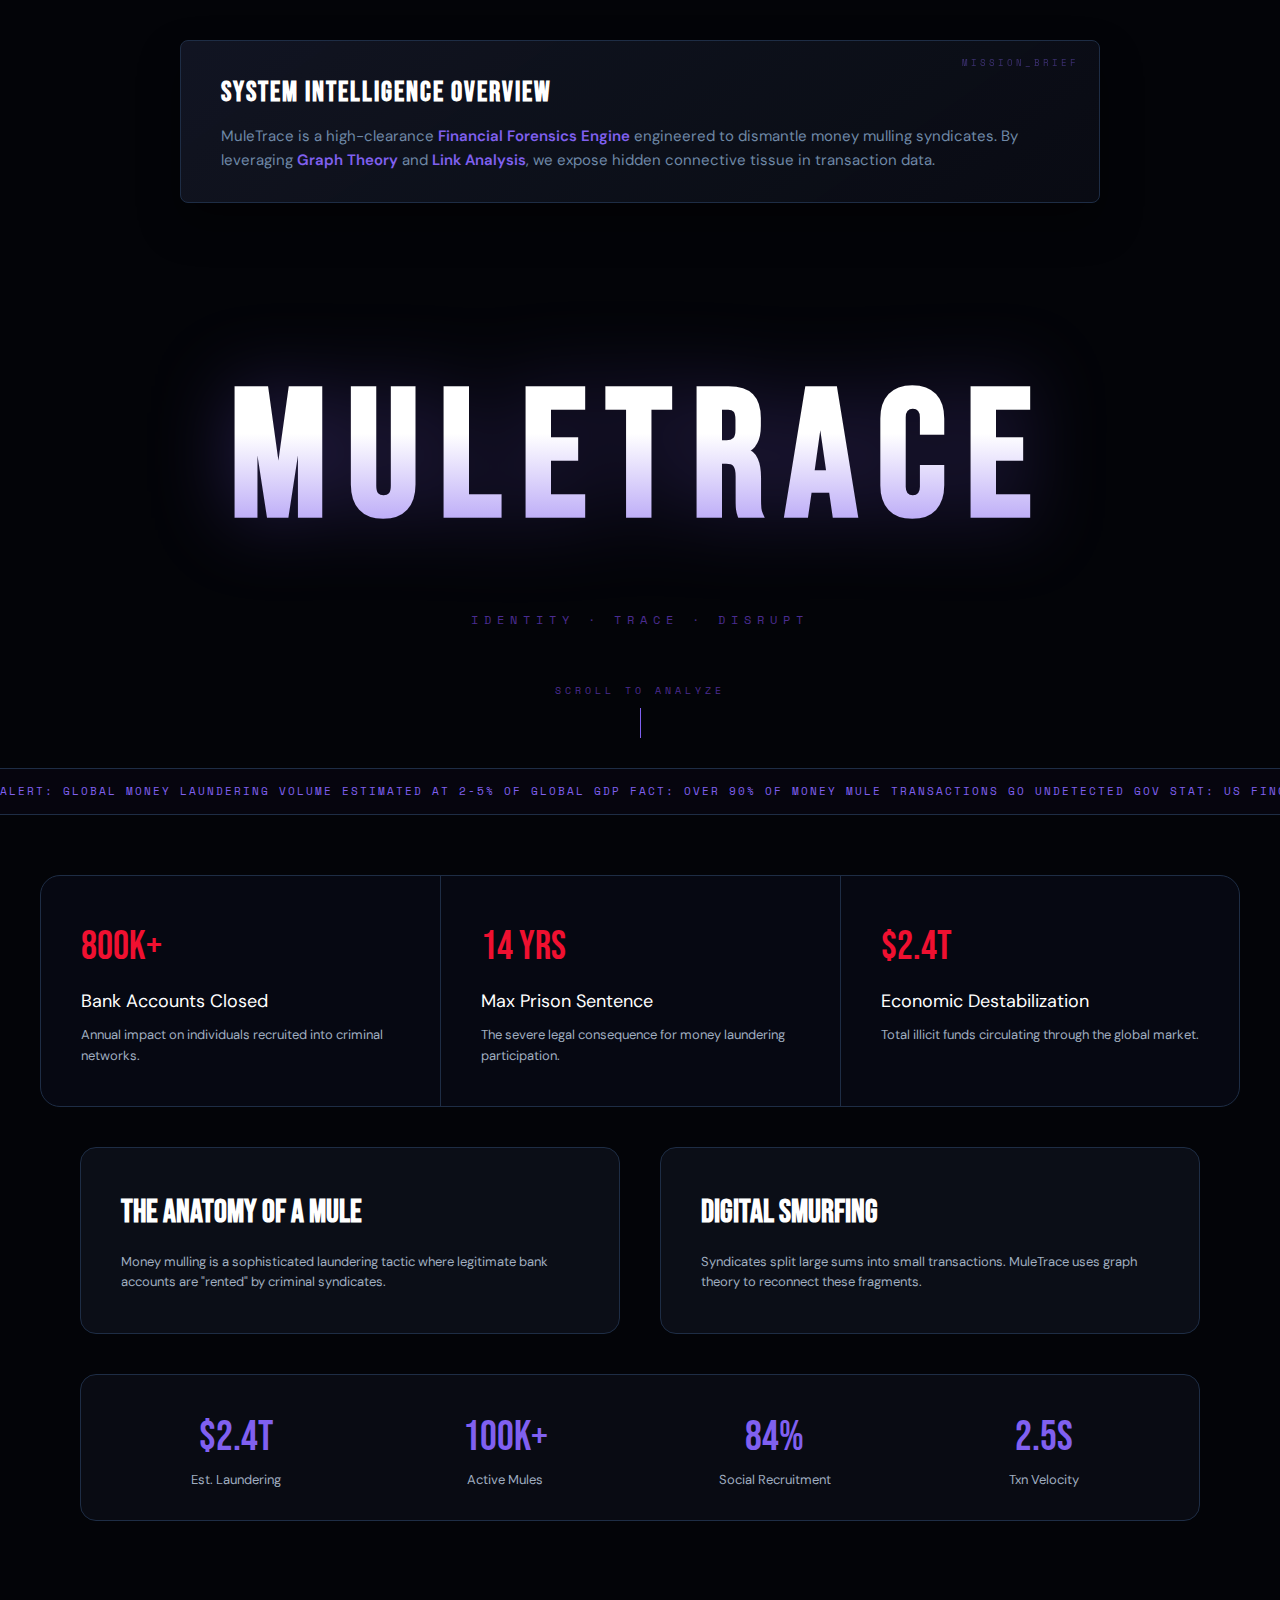
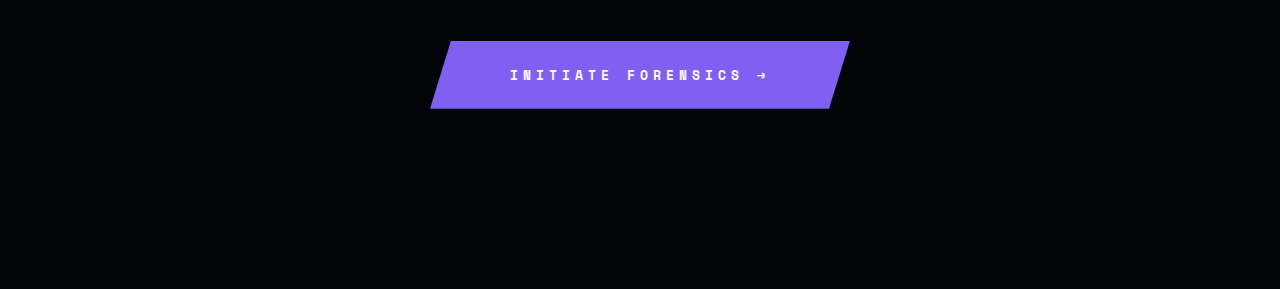
<file: index.html>
<!DOCTYPE html>
<html lang="en">
<head>
  <meta charset="UTF-8">
  <meta name="viewport" content="width=device-width, initial-scale=1.0">
  <title>MuleTrace — Elite Financial Intelligence</title>
  <link rel="stylesheet" href="style.css">
  <style>
    :root {
      --voltage-purple: #8060f0;
      --deep-obsidian: #030408;
    }

    body, html {
      margin: 0; padding: 0; background: var(--deep-obsidian);
      font-family: 'DM Sans', sans-serif; color: #a0aec0; overflow-x: hidden;
      scroll-behavior: smooth;
    }

    /* ── 1. Compact Manifesto Card ── */
    .manifesto-container {
      padding: 40px 40px 0; max-width: 1000px; margin: 0 auto;
    }
    .manifesto-card {
      background: linear-gradient(145deg, rgba(20, 24, 40, 0.8) 0%, rgba(10, 12, 20, 0.9) 100%);
      border: 1px solid #1e2d45; border-radius: 8px; 
      padding: 30px 40px; position: relative; overflow: hidden;
      box-shadow: 0 20px 40px rgba(0,0,0,0.4);
    }
    .manifesto-card::before {
      content: 'MISSION_BRIEF'; position: absolute; top: 15px; right: 20px;
      font-family: 'Space Mono', monospace; font-size: 9px; color: var(--voltage-purple);
      letter-spacing: 3px; opacity: 0.4;
    }
    .manifesto-content h2 {
      font-family: 'Bebas Neue', sans-serif; font-size: 28px; color: #fff;
      letter-spacing: 2px; margin: 0 0 10px 0;
    }
    .manifesto-content p { font-size: 15px; line-height: 1.6; color: #6e88a6; margin: 0; }
    .manifesto-content span { color: var(--voltage-purple); font-weight: 600; }

    /* ── 2. Elevated Hero Section ── */
    .hero-section {
      height: 65vh; display: flex; flex-direction: column;
      align-items: center; justify-content: center; position: relative;
      margin-top: -20px;
    }
    .brand-title {
      font-family: 'Bebas Neue', sans-serif; font-size: clamp(80px, 15vw, 180px);
      letter-spacing: 20px; margin: 0;
      background: linear-gradient(to bottom, #fff 40%, var(--voltage-purple) 100%);
      -webkit-background-clip: text; -webkit-text-fill-color: transparent;
      filter: drop-shadow(0 0 40px rgba(128, 96, 240, 0.3));
    }

    /* ── 3. Scroll Hint ── */
    .scroll-hint {
      position: absolute; bottom: 20px; left: 50%; transform: translateX(-50%);
      text-align: center; font-family: 'Space Mono', monospace; font-size: 10px;
      letter-spacing: 4px; color: #4b2c91; text-transform: uppercase;
    }
    .scroll-hint span {
      display: block; width: 1px; height: 30px; background: var(--voltage-purple);
      margin: 10px auto; animation: pulseLine 2s infinite;
    }
    @keyframes pulseLine { 0% { height: 0; opacity: 0; } 50% { height: 30px; opacity: 1; } 100% { height: 30px; opacity: 0; } }

    /* ── 4. Loading Overlay (Hidden by default) ── */
    #loaderOverlay {
      position: fixed; inset: 0; background: var(--deep-obsidian);
      display: none; align-items: center; justify-content: center;
      z-index: 9999; flex-direction: column; gap: 20px;
    }
    .loading-circle {
      width: 60px; height: 60px;
      border: 2px solid rgba(128, 96, 240, 0.1);
      border-top: 2px solid var(--voltage-purple);
      border-radius: 50%;
      animation: spin 1s cubic-bezier(0.4, 0, 0.2, 1) infinite;
      position: relative;
    }
    .loading-circle::after {
      content: ''; position: absolute; inset: 15px;
      background: var(--voltage-purple); border-radius: 50%;
      animation: pulseCore 1.5s ease-in-out infinite;
    }
    @keyframes spin { 0% { transform: rotate(0deg); } 100% { transform: rotate(360deg); } }
    @keyframes pulseCore { 0%, 100% { opacity: 0.3; transform: scale(0.8); } 50% { opacity: 1; transform: scale(1.1); } }

    /* ── 5. Impact Carousel & Stats (Preserved) ── */
    .impact-carousel { max-width: 1200px; margin: 40px auto; overflow: hidden; background: #060812; border: 1px solid #1e2d45; border-radius: 20px; }
    .impact-track { display: flex; animation: carouselSlide 20s infinite linear; width: calc(400px * 8); }
    .impact-item { width: 400px; padding: 40px; flex-shrink: 0; border-right: 1px solid #1e2d45; }
    .impact-num { font-family: 'Bebas Neue', sans-serif; font-size: 40px; color: #f01030; }
    .impact-label { color: #fff; font-size: 18px; margin: 10px 0; }
    @keyframes carouselSlide { 0% { transform: translateX(0); } 100% { transform: translateX(calc(-400px * 4)); } }

    .marquee-container { width: 100%; background: rgba(75, 44, 145, 0.05); border-top: 1px solid #1e2d45; border-bottom: 1px solid #1e2d45; padding: 12px 0; overflow: hidden; white-space: nowrap; margin-bottom: 60px; }
    .marquee-track { display: inline-block; animation: scroll 40s linear infinite; font-family: 'Space Mono', monospace; font-size: 11px; letter-spacing: 2px; color: var(--voltage-purple); }
    @keyframes scroll { from { transform: translateX(0); } to { transform: translateX(-50%); } }

    .info-container { max-width: 1200px; margin: 0 auto 100px; padding: 0 40px; display: grid; grid-template-columns: 1fr 1fr; gap: 40px; }
    .info-card { background: #0b0e17; border: 1px solid #1e2d45; padding: 40px; border-radius: 16px; transition: 0.5s; cursor: default; }
    .info-card:hover { transform: translateY(-10px); border-color: var(--voltage-purple); }
    .info-card h3 { font-family: 'Bebas Neue', sans-serif; font-size: 32px; color: #fff; margin: 0 0 15px; }
    
    .stats-bar-landing { grid-column: 1 / -1; display: grid; grid-template-columns: repeat(4, 1fr); gap: 20px; background: rgba(11, 14, 23, 0.8); padding: 30px; border-radius: 16px; border: 1px solid #1e2d45; }
    .stat-fact { text-align: center; }
    .stat-fact-val { display: block; font-family: 'Bebas Neue', sans-serif; font-size: 42px; color: var(--voltage-purple); }
    
    .initialize-box { grid-column: 1 / -1; text-align: center; padding: 80px 0; }
    .enter-btn { background: var(--voltage-purple); color: #fff; padding: 24px 80px; border: none; font-family: 'Space Mono', monospace; font-weight: 700; letter-spacing: 5px; cursor: pointer; transition: 0.4s; clip-path: polygon(5% 0%, 100% 0%, 95% 100%, 0% 100%); }
    .enter-btn:hover { background: #fff; color: #4b2c91; box-shadow: 0 0 50px rgba(128, 96, 240, 0.4); }
  </style>
</head>
<body>

  <div id="loaderOverlay">
    <div class="loading-circle"></div>
    <div style="font-family: 'Space Mono', monospace; font-size: 10px; letter-spacing: 3px; color: var(--voltage-purple);">AUTHORIZING TERMINAL</div>
  </div>

  <div class="manifesto-container">
    <div class="manifesto-card">
      <div class="manifesto-content">
        <h2>System Intelligence Overview</h2>
        <p>MuleTrace is a high-clearance <span>Financial Forensics Engine</span> engineered to dismantle money mulling syndicates. By leveraging <span>Graph Theory</span> and <span>Link Analysis</span>, we expose hidden connective tissue in transaction data.</p>
      </div>
    </div>
  </div>

  <div class="hero-section">
    <h1 class="brand-title">MULETRACE</h1>
    <p style="font-family: 'Space Mono', monospace; letter-spacing: 6px; font-size: 12px; color: #4b2c91; margin-top: 10px;">IDENTITY · TRACE · DISRUPT</p>
    <div class="scroll-hint">SCROLL TO ANALYZE<span></span></div>
  </div>

  <div class="marquee-container">
    <div class="marquee-track">
      <span class="marquee-item"><span>ALERT:</span> GLOBAL MONEY LAUNDERING VOLUME ESTIMATED AT 2-5% OF GLOBAL GDP</span>
      <span class="marquee-item"><span>FACT:</span> OVER 90% OF MONEY MULE TRANSACTIONS GO UNDETECTED</span>
      <span class="marquee-item"><span>GOV STAT:</span> US FINCEN REPORTS 400% INCREASE IN DIGITAL MULE RECRUITMENT</span>
      <span class="marquee-item"><span>ALERT:</span> SMURFING PATTERNS DETECTED IN 68% OF RECENT FRAUD RINGS</span>
    </div>
  </div>

  <div class="impact-carousel">
    <div class="impact-track">
      <div class="impact-item">
        <div class="impact-num">800K+</div>
        <div class="impact-label">Bank Accounts Closed</div>
        <p>Annual impact on individuals recruited into criminal networks.</p>
      </div>
      <div class="impact-item">
        <div class="impact-num">14 YRS</div>
        <div class="impact-label">Max Prison Sentence</div>
        <p>The severe legal consequence for money laundering participation.</p>
      </div>
      <div class="impact-item">
        <div class="impact-num">$2.4T</div>
        <div class="impact-label">Economic Destabilization</div>
        <p>Total illicit funds circulating through the global market.</p>
      </div>
      <div class="impact-item"><div class="impact-num">800K+</div><div class="impact-label">Bank Accounts Closed</div></div>
      <div class="impact-item"><div class="impact-num">14 YRS</div><div class="impact-label">Max Prison Sentence</div></div>
    </div>
  </div>

  <div class="info-container">
    <div class="info-card">
      <h3>The Anatomy of a Mule</h3>
      <p>Money mulling is a sophisticated laundering tactic where legitimate bank accounts are "rented" by criminal syndicates.</p>
    </div>
    <div class="info-card">
      <h3>Digital Smurfing</h3>
      <p>Syndicates split large sums into small transactions. MuleTrace uses graph theory to reconnect these fragments.</p>
    </div>

    <div class="stats-bar-landing">
      <div class="stat-fact"><span class="stat-fact-val">$2.4T</span><span class="stat-fact-label">Est. Laundering</span></div>
      <div class="stat-fact"><span class="stat-fact-val">100k+</span><span class="stat-fact-label">Active Mules</span></div>
      <div class="stat-fact"><span class="stat-fact-val">84%</span><span class="stat-fact-label">Social Recruitment</span></div>
      <div class="stat-fact"><span class="stat-fact-val">2.5s</span><span class="stat-fact-label">Txn Velocity</span></div>
    </div>

    <div class="initialize-box">
      <button class="enter-btn" onclick="startEngine()">INITIATE FORENSICS →</button>
    </div>
  </div>

  <script>
    function startEngine() {
      // 1. Show the loader overlay
      document.getElementById('loaderOverlay').style.display = 'flex';
      
      // 2. Short artificial delay for a "secure handshake" feel
      setTimeout(() => {
        window.location.href = 'landing.html';
      }, 2000); 
    }
  </script>
</body>
</html>
</file>
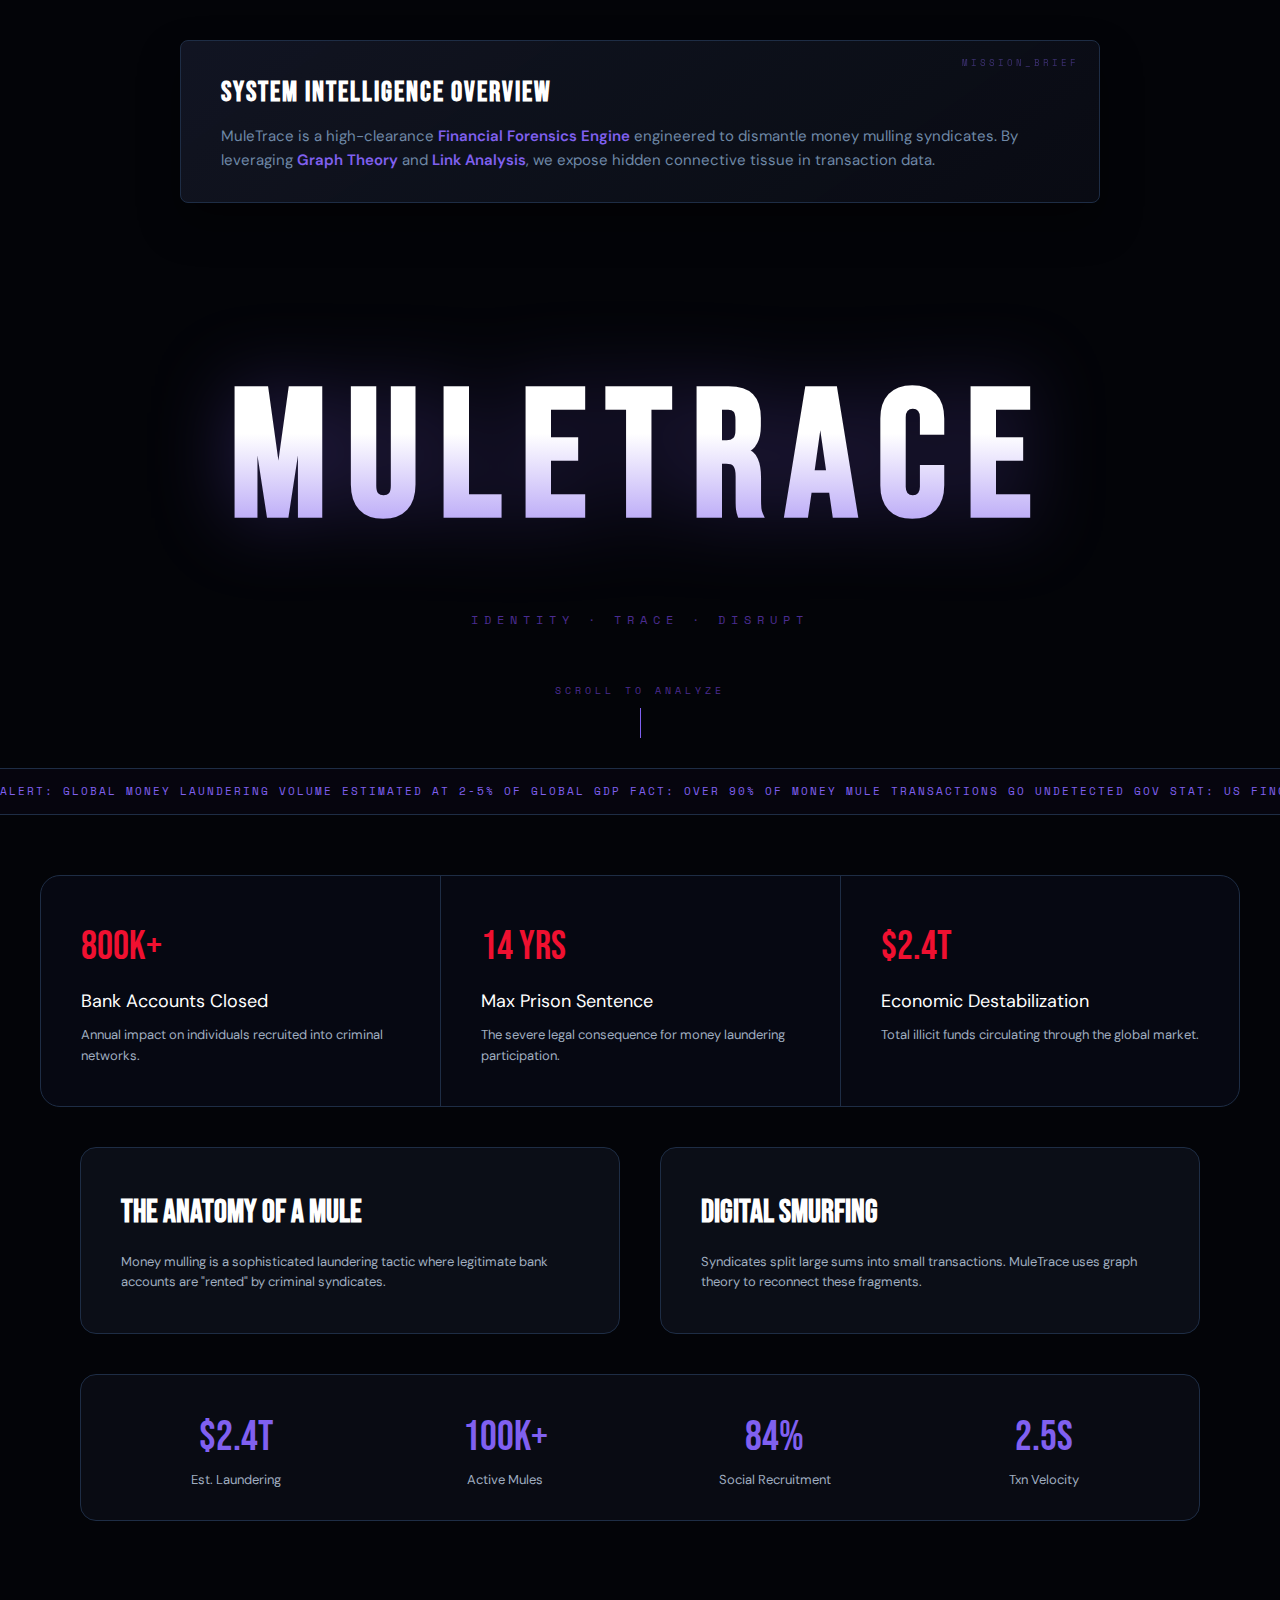
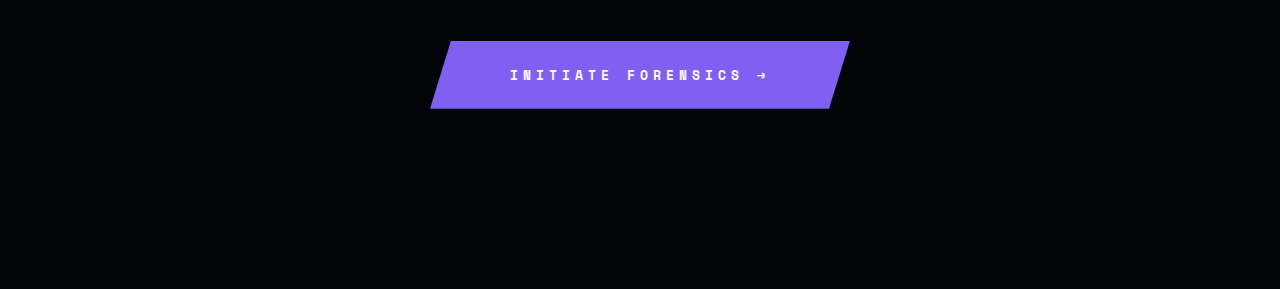
<file: landing.html>
<!DOCTYPE html>
<html lang="en">
<head>
  <meta charset="UTF-8">
  <meta name="viewport" content="width=device-width, initial-scale=1.0">
  <title>MuleTrace — Elite Financial Intelligence</title>
  <link rel="stylesheet" href="style.css">
  <style>
    :root {
      --voltage-purple: #8060f0;
      --deep-obsidian: #030408;
    }

    body, html {
      margin: 0; padding: 0; background: var(--deep-obsidian);
      font-family: 'DM Sans', sans-serif; color: #a0aec0; overflow-x: hidden;
      scroll-behavior: smooth;
    }

    /* ── 1. Compact Manifesto Card ── */
    .manifesto-container {
      padding: 40px 40px 0; max-width: 1000px; margin: 0 auto;
    }
    .manifesto-card {
      background: linear-gradient(145deg, rgba(20, 24, 40, 0.8) 0%, rgba(10, 12, 20, 0.9) 100%);
      border: 1px solid #1e2d45; border-radius: 8px; 
      padding: 30px 40px; position: relative; overflow: hidden;
      box-shadow: 0 20px 40px rgba(0,0,0,0.4);
    }
    .manifesto-card::before {
      content: 'MISSION_BRIEF'; position: absolute; top: 15px; right: 20px;
      font-family: 'Space Mono', monospace; font-size: 9px; color: var(--voltage-purple);
      letter-spacing: 3px; opacity: 0.4;
    }
    .manifesto-content h2 {
      font-family: 'Bebas Neue', sans-serif; font-size: 28px; color: #fff;
      letter-spacing: 2px; margin: 0 0 10px 0;
    }
    .manifesto-content p { font-size: 15px; line-height: 1.6; color: #6e88a6; margin: 0; }
    .manifesto-content span { color: var(--voltage-purple); font-weight: 600; }

    /* ── 2. Elevated Hero Section ── */
    .hero-section {
      height: 65vh; display: flex; flex-direction: column;
      align-items: center; justify-content: center; position: relative;
      margin-top: -20px;
    }
    .brand-title {
      font-family: 'Bebas Neue', sans-serif; font-size: clamp(80px, 15vw, 180px);
      letter-spacing: 20px; margin: 0;
      background: linear-gradient(to bottom, #fff 40%, var(--voltage-purple) 100%);
      -webkit-background-clip: text; -webkit-text-fill-color: transparent;
      filter: drop-shadow(0 0 40px rgba(128, 96, 240, 0.3));
    }

    /* ── 3. Scroll Hint ── */
    .scroll-hint {
      position: absolute; bottom: 20px; left: 50%; transform: translateX(-50%);
      text-align: center; font-family: 'Space Mono', monospace; font-size: 10px;
      letter-spacing: 4px; color: #4b2c91; text-transform: uppercase;
    }
    .scroll-hint span {
      display: block; width: 1px; height: 30px; background: var(--voltage-purple);
      margin: 10px auto; animation: pulseLine 2s infinite;
    }
    @keyframes pulseLine { 0% { height: 0; opacity: 0; } 50% { height: 30px; opacity: 1; } 100% { height: 30px; opacity: 0; } }

    /* ── 4. Loading Overlay (Hidden by default) ── */
    #loaderOverlay {
      position: fixed; inset: 0; background: var(--deep-obsidian);
      display: none; align-items: center; justify-content: center;
      z-index: 9999; flex-direction: column; gap: 20px;
    }
    .loading-circle {
      width: 60px; height: 60px;
      border: 2px solid rgba(128, 96, 240, 0.1);
      border-top: 2px solid var(--voltage-purple);
      border-radius: 50%;
      animation: spin 1s cubic-bezier(0.4, 0, 0.2, 1) infinite;
      position: relative;
    }
    .loading-circle::after {
      content: ''; position: absolute; inset: 15px;
      background: var(--voltage-purple); border-radius: 50%;
      animation: pulseCore 1.5s ease-in-out infinite;
    }
    @keyframes spin { 0% { transform: rotate(0deg); } 100% { transform: rotate(360deg); } }
    @keyframes pulseCore { 0%, 100% { opacity: 0.3; transform: scale(0.8); } 50% { opacity: 1; transform: scale(1.1); } }

    /* ── 5. Impact Carousel & Stats (Preserved) ── */
    .impact-carousel { max-width: 1200px; margin: 40px auto; overflow: hidden; background: #060812; border: 1px solid #1e2d45; border-radius: 20px; }
    .impact-track { display: flex; animation: carouselSlide 20s infinite linear; width: calc(400px * 8); }
    .impact-item { width: 400px; padding: 40px; flex-shrink: 0; border-right: 1px solid #1e2d45; }
    .impact-num { font-family: 'Bebas Neue', sans-serif; font-size: 40px; color: #f01030; }
    .impact-label { color: #fff; font-size: 18px; margin: 10px 0; }
    @keyframes carouselSlide { 0% { transform: translateX(0); } 100% { transform: translateX(calc(-400px * 4)); } }

    .marquee-container { width: 100%; background: rgba(75, 44, 145, 0.05); border-top: 1px solid #1e2d45; border-bottom: 1px solid #1e2d45; padding: 12px 0; overflow: hidden; white-space: nowrap; margin-bottom: 60px; }
    .marquee-track { display: inline-block; animation: scroll 40s linear infinite; font-family: 'Space Mono', monospace; font-size: 11px; letter-spacing: 2px; color: var(--voltage-purple); }
    @keyframes scroll { from { transform: translateX(0); } to { transform: translateX(-50%); } }

    .info-container { max-width: 1200px; margin: 0 auto 100px; padding: 0 40px; display: grid; grid-template-columns: 1fr 1fr; gap: 40px; }
    .info-card { background: #0b0e17; border: 1px solid #1e2d45; padding: 40px; border-radius: 16px; transition: 0.5s; cursor: default; }
    .info-card:hover { transform: translateY(-10px); border-color: var(--voltage-purple); }
    .info-card h3 { font-family: 'Bebas Neue', sans-serif; font-size: 32px; color: #fff; margin: 0 0 15px; }
    
    .stats-bar-landing { grid-column: 1 / -1; display: grid; grid-template-columns: repeat(4, 1fr); gap: 20px; background: rgba(11, 14, 23, 0.8); padding: 30px; border-radius: 16px; border: 1px solid #1e2d45; }
    .stat-fact { text-align: center; }
    .stat-fact-val { display: block; font-family: 'Bebas Neue', sans-serif; font-size: 42px; color: var(--voltage-purple); }
    
    .initialize-box { grid-column: 1 / -1; text-align: center; padding: 80px 0; }
    .enter-btn { background: var(--voltage-purple); color: #fff; padding: 24px 80px; border: none; font-family: 'Space Mono', monospace; font-weight: 700; letter-spacing: 5px; cursor: pointer; transition: 0.4s; clip-path: polygon(5% 0%, 100% 0%, 95% 100%, 0% 100%); }
    .enter-btn:hover { background: #fff; color: #4b2c91; box-shadow: 0 0 50px rgba(128, 96, 240, 0.4); }
  </style>
</head>
<body>

  <div id="loaderOverlay">
    <div class="loading-circle"></div>
    <div style="font-family: 'Space Mono', monospace; font-size: 10px; letter-spacing: 3px; color: var(--voltage-purple);">AUTHORIZING TERMINAL</div>
  </div>

  <div class="manifesto-container">
    <div class="manifesto-card">
      <div class="manifesto-content">
        <h2>System Intelligence Overview</h2>
        <p>MuleTrace is a high-clearance <span>Financial Forensics Engine</span> engineered to dismantle money mulling syndicates. By leveraging <span>Graph Theory</span> and <span>Link Analysis</span>, we expose hidden connective tissue in transaction data.</p>
      </div>
    </div>
  </div>

  <div class="hero-section">
    <h1 class="brand-title">MULETRACE</h1>
    <p style="font-family: 'Space Mono', monospace; letter-spacing: 6px; font-size: 12px; color: #4b2c91; margin-top: 10px;">IDENTITY · TRACE · DISRUPT</p>
    <div class="scroll-hint">SCROLL TO ANALYZE<span></span></div>
  </div>

  <div class="marquee-container">
    <div class="marquee-track">
      <span class="marquee-item"><span>ALERT:</span> GLOBAL MONEY LAUNDERING VOLUME ESTIMATED AT 2-5% OF GLOBAL GDP</span>
      <span class="marquee-item"><span>FACT:</span> OVER 90% OF MONEY MULE TRANSACTIONS GO UNDETECTED</span>
      <span class="marquee-item"><span>GOV STAT:</span> US FINCEN REPORTS 400% INCREASE IN DIGITAL MULE RECRUITMENT</span>
      <span class="marquee-item"><span>ALERT:</span> SMURFING PATTERNS DETECTED IN 68% OF RECENT FRAUD RINGS</span>
    </div>
  </div>

  <div class="impact-carousel">
    <div class="impact-track">
      <div class="impact-item">
        <div class="impact-num">800K+</div>
        <div class="impact-label">Bank Accounts Closed</div>
        <p>Annual impact on individuals recruited into criminal networks.</p>
      </div>
      <div class="impact-item">
        <div class="impact-num">14 YRS</div>
        <div class="impact-label">Max Prison Sentence</div>
        <p>The severe legal consequence for money laundering participation.</p>
      </div>
      <div class="impact-item">
        <div class="impact-num">$2.4T</div>
        <div class="impact-label">Economic Destabilization</div>
        <p>Total illicit funds circulating through the global market.</p>
      </div>
      <div class="impact-item"><div class="impact-num">800K+</div><div class="impact-label">Bank Accounts Closed</div></div>
      <div class="impact-item"><div class="impact-num">14 YRS</div><div class="impact-label">Max Prison Sentence</div></div>
    </div>
  </div>

  <div class="info-container">
    <div class="info-card">
      <h3>The Anatomy of a Mule</h3>
      <p>Money mulling is a sophisticated laundering tactic where legitimate bank accounts are "rented" by criminal syndicates.</p>
    </div>
    <div class="info-card">
      <h3>Digital Smurfing</h3>
      <p>Syndicates split large sums into small transactions. MuleTrace uses graph theory to reconnect these fragments.</p>
    </div>

    <div class="stats-bar-landing">
      <div class="stat-fact"><span class="stat-fact-val">$2.4T</span><span class="stat-fact-label">Est. Laundering</span></div>
      <div class="stat-fact"><span class="stat-fact-val">100k+</span><span class="stat-fact-label">Active Mules</span></div>
      <div class="stat-fact"><span class="stat-fact-val">84%</span><span class="stat-fact-label">Social Recruitment</span></div>
      <div class="stat-fact"><span class="stat-fact-val">2.5s</span><span class="stat-fact-label">Txn Velocity</span></div>
    </div>

    <div class="initialize-box">
      <button class="enter-btn" onclick="startEngine()">INITIATE FORENSICS →</button>
    </div>
  </div>

  <script>
    function startEngine() {
      // 1. Show the loader overlay
      document.getElementById('loaderOverlay').style.display = 'flex';
      
      // 2. Short artificial delay for a "secure handshake" feel
      setTimeout(() => {
        window.location.href = 'index.html';
      }, 2000); 
    }
  </script>
</body>
</html>
</file>
<file: style.css>
@import url('https://fonts.googleapis.com/css2?family=Space+Mono:ital,wght@0,400;0,700;1,400&family=Bebas+Neue&family=DM+Sans:wght@300;400;500;600&display=swap');

:root {
  --bg:      #03040a;
  --bg2:     #07091200;
  --bg3:     #0c1020;
  --bg4:     #111828;
  --border:  #162038;
  --border2: #1e2e4a;
  --border3: #2a4470;
  --text:    #eef5ff;
  --text2:   #7a9bc4;
  --text3:   #3a5272;
  --text4:   #1e3050;
  --accent:  #00eeff;
  --accent2: #0099cc;
  --accent3: rgba(0,238,255,.09);
  --danger:  #ff0844;
  --danger2: #cc0033;
  --warn:    #ffb300;
  --success: #00ffa3;
  --ring-color: #ff6020;
  --purple:  #a060ff;
  --pink:    #ff2080;
  --glow-accent: 0 0 24px rgba(0,238,255,.35), 0 0 80px rgba(0,238,255,.12);
  --glow-danger: 0 0 24px rgba(255,8,68,.4),  0 0 80px rgba(255,8,68,.12);
  --glow-ring:   0 0 24px rgba(255,96,32,.4),  0 0 80px rgba(255,96,32,.12);
  --font-mono: 'Space Mono', monospace;
  --font-ui:   'DM Sans', sans-serif;
  --font-disp: 'Bebas Neue', sans-serif;
  --radius:    3px;
  --radius2:   6px;
  --radius3:   10px;

  --fs-xs:   9px;
  --fs-sm:   11px;
  --fs-base: 13px;
  --fs-md:   15px;
  --fs-lg:   20px;
  --fs-xl:   28px;
  --fs-2xl:  36px;
  --fs-3xl:  48px;
  --fs-disp: 58px;
  --fs-hero: 72px;
}

*, *::before, *::after { box-sizing: border-box; margin: 0; padding: 0; }
html { scroll-behavior: smooth; }
body {
  background: var(--bg);
  color: var(--text);
  font-family: var(--font-ui);
  font-size: var(--fs-base);
  line-height: 1.55;
  min-height: 100vh;
  overflow-x: hidden;
}

/* ─── DYNAMIC BACKGROUND CANVAS ─────────────────────────────────────────────
   A full-screen <canvas id="bg-canvas"> must be added to the HTML body.
   It renders: animated particle network + pulsing blob fields.
   All CSS layers below sit on top of it.
────────────────────────────────────────────────────────────────────────────── */
#bg-canvas {
  position: fixed;
  inset: 0;
  width: 100%;
  height: 100%;
  z-index: 0;
  pointer-events: none;
}

/* ─── DYNAMIC GRADIENT BLOB LAYER ───────────────────────────────────────────
   Morphing colour blobs that breathe and shift over time.
────────────────────────────────────────────────────────────────────────────── */
.bg-blobs {
  position: fixed;
  inset: 0;
  z-index: 1;
  pointer-events: none;
  overflow: hidden;
}

.bg-blob {
  position: absolute;
  border-radius: 50%;
  filter: blur(90px);
  opacity: 0;
  animation: blobBreath var(--dur, 14s) ease-in-out var(--delay, 0s) infinite alternate;
  will-change: transform, opacity;
}

.bg-blob-1 {
  width: 700px; height: 700px;
  top: -15%; left: -10%;
  background: radial-gradient(circle, rgba(0,238,255,.18) 0%, rgba(0,153,204,.06) 60%, transparent 100%);
  --dur: 16s; --delay: 0s;
  animation-name: blobDrift1;
}
.bg-blob-2 {
  width: 550px; height: 550px;
  bottom: -10%; right: -8%;
  background: radial-gradient(circle, rgba(160,96,255,.16) 0%, rgba(120,60,200,.05) 60%, transparent 100%);
  --dur: 20s; --delay: -6s;
  animation-name: blobDrift2;
}
.bg-blob-3 {
  width: 420px; height: 420px;
  top: 35%; left: 55%;
  background: radial-gradient(circle, rgba(255,32,128,.12) 0%, rgba(200,20,80,.04) 60%, transparent 100%);
  --dur: 18s; --delay: -3s;
  animation-name: blobDrift3;
}
.bg-blob-4 {
  width: 300px; height: 300px;
  top: 10%; right: 20%;
  background: radial-gradient(circle, rgba(0,255,163,.09) 0%, transparent 70%);
  --dur: 22s; --delay: -9s;
  animation-name: blobDrift4;
}
.bg-blob-5 {
  width: 500px; height: 500px;
  bottom: 20%; left: 25%;
  background: radial-gradient(circle, rgba(255,96,32,.08) 0%, transparent 70%);
  --dur: 25s; --delay: -12s;
  animation-name: blobDrift5;
}

@keyframes blobDrift1 {
  0%   { opacity: .7; transform: translate(0px, 0px)    scale(1);    border-radius: 60% 40% 55% 45% / 50% 60% 40% 50%; }
  33%  { opacity: .9; transform: translate(60px, 40px)  scale(1.1);  border-radius: 40% 60% 45% 55% / 60% 40% 55% 45%; }
  66%  { opacity: .6; transform: translate(-30px, 80px) scale(.95);  border-radius: 55% 45% 60% 40% / 45% 55% 50% 50%; }
  100% { opacity: .8; transform: translate(20px, -40px) scale(1.05); border-radius: 50% 50% 40% 60% / 55% 45% 60% 40%; }
}
@keyframes blobDrift2 {
  0%   { opacity: .6; transform: translate(0px, 0px)     scale(1);    border-radius: 50% 50% 60% 40% / 40% 60% 50% 50%; }
  40%  { opacity: .8; transform: translate(-50px, -30px) scale(1.08); border-radius: 60% 40% 50% 50% / 55% 45% 60% 40%; }
  80%  { opacity: .5; transform: translate(30px, 60px)   scale(.92);  border-radius: 45% 55% 40% 60% / 60% 40% 45% 55%; }
  100% { opacity: .7; transform: translate(-10px, -20px) scale(1.03); border-radius: 55% 45% 55% 45% / 50% 50% 55% 45%; }
}
@keyframes blobDrift3 {
  0%   { opacity: .5; transform: translate(0px, 0px)    scale(1);    border-radius: 55% 45% 50% 50% / 50% 55% 45% 50%; }
  50%  { opacity: .7; transform: translate(40px, -50px) scale(1.12); border-radius: 45% 55% 60% 40% / 60% 40% 50% 50%; }
  100% { opacity: .4; transform: translate(-20px, 30px) scale(.9);   border-radius: 60% 40% 45% 55% / 45% 55% 55% 45%; }
}
@keyframes blobDrift4 {
  0%   { opacity: .5; transform: translate(0px, 0px)    scale(1);   }
  50%  { opacity: .8; transform: translate(-60px, 40px) scale(1.2); }
  100% { opacity: .4; transform: translate(40px, -60px) scale(.85); }
}
@keyframes blobDrift5 {
  0%   { opacity: .3; transform: translate(0px, 0px)    scale(1);    }
  60%  { opacity: .6; transform: translate(-40px, -40px) scale(1.15);}
  100% { opacity: .2; transform: translate(50px, 30px)  scale(.9);  }
}

/* Scanline overlay for CRT texture */
.bg-scan {
  position: fixed;
  inset: 0;
  z-index: 2;
  pointer-events: none;
  background: repeating-linear-gradient(
    0deg,
    transparent,
    transparent 2px,
    rgba(0,0,0,.04) 2px,
    rgba(0,0,0,.04) 4px
  );
  animation: scanPan 5s linear infinite;
}
@keyframes scanPan {
  0%   { background-position-y: 0; }
  100% { background-position-y: 40px; }
}

/* Vignette */
.bg-vignette {
  position: fixed;
  inset: 0;
  z-index: 3;
  pointer-events: none;
  background: radial-gradient(ellipse 80% 80% at 50% 50%, transparent 50%, rgba(3,4,10,.6) 100%);
}

/* Corner glow bleeds */
.mesh-glow {
  position: fixed;
  inset: 0;
  z-index: 4;
  pointer-events: none;
  background:
    radial-gradient(ellipse 30% 22% at 0% 0%,   rgba(0,238,255,.12)  0%, transparent 80%),
    radial-gradient(ellipse 30% 22% at 100% 100%, rgba(160,96,255,.12) 0%, transparent 80%),
    radial-gradient(ellipse 25% 18% at 100% 0%,  rgba(255,32,128,.09) 0%, transparent 80%);
  animation: glowShift 15s ease-in-out infinite alternate;
}
@keyframes glowShift {
  0%   { opacity: 1; }
  50%  { opacity: .6; }
  100% { opacity: 1; }
}

/* All content above background */
.site-header,
.app-main,
.site-footer { position: relative; z-index: 10; }

/* ─── LOGO COMPONENT ─────────────────────────────────────────────────────────
   Usage: <div class="brand-logo"> … </div>
   Drop this wherever you need a standalone logo in empty space.
   Also inlined into .logo-block inside the header.
────────────────────────────────────────────────────────────────────────────── */
.brand-logo {
  display: flex;
  align-items: center;
  gap: 14px;
  user-select: none;
  text-decoration: none;
}

/* SVG hex shield mark */
.logo-mark {
  width: 44px;
  height: 44px;
  flex-shrink: 0;
  position: relative;
}
.logo-mark svg {
  width: 100%;
  height: 100%;
  overflow: visible;
  filter: drop-shadow(0 0 10px rgba(0,238,255,.7)) drop-shadow(0 0 30px rgba(0,238,255,.3));
  animation: logoGlow 3s ease-in-out infinite;
}
@keyframes logoGlow {
  0%, 100% { filter: drop-shadow(0 0 10px rgba(0,238,255,.7)) drop-shadow(0 0 30px rgba(0,238,255,.3)); }
  50%       { filter: drop-shadow(0 0 4px rgba(0,238,255,.4))  drop-shadow(0 0 14px rgba(0,238,255,.15)); }
}

/* Rotating ring around the hex */
.logo-mark::after {
  content: '';
  position: absolute;
  inset: -6px;
  border-radius: 50%;
  border: 1px dashed rgba(0,238,255,.25);
  animation: logoRing 12s linear infinite;
}
@keyframes logoRing {
  to { transform: rotate(360deg); }
}

.logo-text-block {
  display: flex;
  flex-direction: column;
  gap: 1px;
}
.logo-wordmark {
  font-family: var(--font-disp);
  font-size: var(--fs-3xl);
  letter-spacing: 3px;
  color: var(--text);
  line-height: 1;
  text-shadow: 0 0 30px rgba(0,238,255,.25);
}
.logo-wordmark span {
  color: var(--accent);
  text-shadow: 0 0 20px rgba(0,238,255,.6);
}
.logo-descriptor {
  font-family: var(--font-mono);
  font-size: var(--fs-xs);
  letter-spacing: 3.5px;
  text-transform: uppercase;
  color: var(--text3);
  line-height: 1;
}

/* ─── LARGE HERO LOGO (for empty state / splash area) ───────────────────────
   Add <div class="hero-logo-area"> to the page when content is empty.
────────────────────────────────────────────────────────────────────────────── */
/* ─── CENTERED UPLOAD & HERO ALIGNMENT ───────────────────────────────────── */

/* Centers the Hero Logo area and its contents */
.hero-logo-area {
  margin: 0 auto;
  max-width: 800px; /* Limits width to keep text readable */
  align-items: center;
  justify-content: center;
}

/* Centers the Upload Panel without affecting the grid below */
.upload-panel {
  margin: 0 auto; 
  width: 100%;
  max-width: 720px; /* Matches your existing spec */
}

/* Ensures the internal text and icons of the drop zone are centered */
.drop-zone {
  display: flex;
  flex-direction: column;
  align-items: center;
  justify-content: center;
}

/* Optional: If you want the "Empty State" text centered as well */
.empty-state {
  width: 100%;
  text-align: center;
}
.hero-logo-mark {
  width: 120px;
  height: 120px;
  position: relative;
  margin: 0 auto;
}
.hero-logo-mark svg {
  width: 100%;
  height: 100%;
  overflow: visible;
  filter:
    drop-shadow(0 0 20px rgba(0,238,255,.8))
    drop-shadow(0 0 60px rgba(0,238,255,.4))
    drop-shadow(0 0 120px rgba(0,238,255,.15));
  animation: heroGlow 4s ease-in-out infinite;
}
@keyframes heroGlow {
  0%, 100% {
    filter:
      drop-shadow(0 0 20px rgba(0,238,255,.8))
      drop-shadow(0 0 60px rgba(0,238,255,.4))
      drop-shadow(0 0 120px rgba(0,238,255,.15));
  }
  50% {
    filter:
      drop-shadow(0 0 8px rgba(0,238,255,.4))
      drop-shadow(0 0 24px rgba(0,238,255,.2))
      drop-shadow(0 0 60px rgba(0,238,255,.08));
  }
}

/* Three concentric rotating rings around the hero logo */
.hero-logo-mark::before,
.hero-logo-mark::after {
  content: '';
  position: absolute;
  border-radius: 50%;
  border-style: solid;
  border-color: transparent;
  pointer-events: none;
}
.hero-logo-mark::before {
  inset: -18px;
  border-top-color:  rgba(0,238,255,.4);
  border-right-color: rgba(0,238,255,.15);
  border-width: 1.5px;
  animation: heroRing1 8s linear infinite;
}
.hero-logo-mark::after {
  inset: -32px;
  border-bottom-color: rgba(160,96,255,.35);
  border-left-color:   rgba(160,96,255,.12);
  border-width: 1px;
  animation: heroRing2 14s linear infinite reverse;
}
@keyframes heroRing1 { to { transform: rotate(360deg); } }
@keyframes heroRing2 { to { transform: rotate(360deg); } }

/* Third ring via a wrapper span */
.hero-logo-ring3 {
  position: absolute;
  inset: -48px;
  border-radius: 50%;
  border: 1px dashed rgba(255,32,128,.2);
  animation: heroRing3 20s linear infinite;
  pointer-events: none;
}
@keyframes heroRing3 { to { transform: rotate(360deg); } }

.hero-logo-wordmark {
  font-family: var(--font-disp);
  font-size: var(--fs-hero);
  letter-spacing: 6px;
  color: var(--text);
  line-height: 1;
  text-shadow: 0 0 50px rgba(0,238,255,.3), 0 0 100px rgba(0,238,255,.1);
}
.hero-logo-wordmark span { color: var(--accent); }

.hero-logo-sub {
  font-family: var(--font-mono);
  font-size: var(--fs-sm);
  letter-spacing: 6px;
  text-transform: uppercase;
  color: var(--text3);
  margin-top: -16px;
}

.hero-logo-tagline {
  font-family: var(--font-ui);
  font-size: var(--fs-md);
  color: var(--text2);
  font-weight: 300;
  letter-spacing: .5px;
  max-width: 380px;
  line-height: 1.7;
}

/* Orbiting data points around hero */
.hero-orbit {
  position: absolute;
  inset: -70px;
  border-radius: 50%;
  pointer-events: none;
  animation: heroOrbit 30s linear infinite;
}
.hero-orbit-dot {
  position: absolute;
  top: 0; left: 50%;
  transform: translateX(-50%);
  width: 6px; height: 6px;
  border-radius: 50%;
  background: var(--accent);
  box-shadow: 0 0 10px var(--accent);
}
.hero-orbit:nth-child(2) { animation-duration: 20s; animation-direction: reverse; }
.hero-orbit:nth-child(2) .hero-orbit-dot {
  top: auto; bottom: 0;
  background: var(--purple);
  box-shadow: 0 0 10px var(--purple);
  width: 4px; height: 4px;
}
@keyframes heroOrbit { to { transform: rotate(360deg); } }

/* Animated scanning beam across hero logo */
.hero-scan-beam {
  position: absolute;
  top: 0; left: -10%;
  width: 20%;
  height: 100%;
  background: linear-gradient(90deg,
    transparent 0%,
    rgba(0,238,255,.06) 30%,
    rgba(0,238,255,.12) 50%,
    rgba(0,238,255,.06) 70%,
    transparent 100%
  );
  animation: scanBeam 3s ease-in-out infinite;
  pointer-events: none;
  border-radius: 50%;
}
@keyframes scanBeam {
  0%   { left: -20%; opacity: 0; }
  10%  { opacity: 1; }
  90%  { opacity: 1; }
  100% { left: 110%; opacity: 0; }
}

/* ─── CANVAS PARTICLE SCRIPT ─────────────────────────────────────────────────
   Place this <script> just before </body> in your HTML.
   It creates the animated particle/node network on #bg-canvas.
   ─────────────────────────────────────────────────────────────────────────────
   <canvas id="bg-canvas"></canvas>
   <script>
   (function(){
     const canvas = document.getElementById('bg-canvas');
     const ctx    = canvas.getContext('2d');
     let W, H, particles;
     const COUNT  = 90;
     const REACH  = 130;

     function resize() {
       W = canvas.width  = window.innerWidth;
       H = canvas.height = window.innerHeight;
     }

     function makeParticle() {
       const palette = [
         [0,238,255], [160,96,255], [255,32,128],
         [0,255,163], [255,96,32]
       ];
       const [r,g,b] = palette[Math.floor(Math.random() * palette.length)];
       return {
         x:  Math.random() * W,
         y:  Math.random() * H,
         vx: (Math.random() - .5) * .45,
         vy: (Math.random() - .5) * .45,
         r:  1 + Math.random() * 2.5,
         col: `${r},${g},${b}`,
         phase: Math.random() * Math.PI * 2,
         speed: .3 + Math.random() * .7
       };
     }

     function init() {
       resize();
       particles = Array.from({ length: COUNT }, makeParticle);
     }

     function draw(t) {
       ctx.clearRect(0, 0, W, H);

       particles.forEach(p => {
         p.x += p.vx;
         p.y += p.vy;
         if (p.x < 0) p.x = W;
         if (p.x > W) p.x = 0;
         if (p.y < 0) p.y = H;
         if (p.y > H) p.y = 0;

         const pulse = .5 + .5 * Math.sin(t * p.speed * .001 + p.phase);
         const alpha = .3 + pulse * .5;

         // glow
         const grd = ctx.createRadialGradient(p.x, p.y, 0, p.x, p.y, p.r * 4);
         grd.addColorStop(0, `rgba(${p.col},${alpha})`);
         grd.addColorStop(1, `rgba(${p.col},0)`);
         ctx.beginPath();
         ctx.arc(p.x, p.y, p.r * 4, 0, Math.PI * 2);
         ctx.fillStyle = grd;
         ctx.fill();

         // core dot
         ctx.beginPath();
         ctx.arc(p.x, p.y, p.r, 0, Math.PI * 2);
         ctx.fillStyle = `rgba(${p.col},${Math.min(alpha + .3, 1)})`;
         ctx.fill();
       });

       for (let i = 0; i < particles.length; i++) {
         for (let j = i + 1; j < particles.length; j++) {
           const a = particles[i], b = particles[j];
           const dx = a.x - b.x, dy = a.y - b.y;
           const dist = Math.sqrt(dx*dx + dy*dy);
           if (dist < REACH) {
             const fade = 1 - dist / REACH;
             ctx.beginPath();
             ctx.moveTo(a.x, a.y);
             ctx.lineTo(b.x, b.y);
             ctx.strokeStyle = `rgba(0,238,255,${fade * .18})`;
             ctx.lineWidth = fade * 1.2;
             ctx.stroke();
           }
         }
       }

       requestAnimationFrame(draw);
     }

     window.addEventListener('resize', () => {
       resize();
       particles.forEach(p => {
         if (p.x > W) p.x = Math.random() * W;
         if (p.y > H) p.y = Math.random() * H;
       });
     });

     init();
     requestAnimationFrame(draw);
   })();
   </script>
────────────────────────────────────────────────────────────────────────────── */

/* ─── HEADER ─────────────────────────────────────────────────────────────── */
.site-header {
  border-bottom: 1px solid var(--border);
  background: linear-gradient(180deg, rgba(7,9,18,.97) 0%, rgba(3,4,10,.97) 100%);
  position: sticky; top: 0; z-index: 100; backdrop-filter: blur(16px);
}
.site-header::after {
  content: ''; position: absolute; bottom: 0; left: 0; right: 0; height: 1px;
  background: linear-gradient(90deg, transparent, var(--accent), var(--purple), var(--pink), transparent);
  opacity: .55;
}
.header-inner {
  max-width: 1440px; margin: 0 auto; padding: 0 32px;
  height: 64px; display: flex; align-items: center; justify-content: space-between;
}
.logo-block { display: flex; align-items: center; gap: 16px; }

/* Legacy logo pieces (keep for backward compat) */
.logo-icon {
  font-size: 28px; color: var(--accent); line-height: 1;
  animation: pulse-glow 3s ease-in-out infinite;
  filter: drop-shadow(0 0 10px var(--accent));
}
@keyframes pulse-glow {
  0%, 100% { opacity: 1; filter: drop-shadow(0 0 10px var(--accent)); }
  50%       { opacity: .55; filter: drop-shadow(0 0 4px var(--accent)); }
}
.logo-title {
  font-family: var(--font-disp);
  font-size: var(--fs-3xl);
  letter-spacing: 2px; color: var(--text); line-height: 1;
  text-shadow: 0 0 30px rgba(0,238,255,.25);
}
.logo-sub {
  font-size: var(--fs-xs); font-family: var(--font-mono);
  color: var(--text3); letter-spacing: 3px; text-transform: uppercase; margin-top: 3px;
}

.header-status {
  display: flex; align-items: center; gap: 10px;
  background: var(--bg3); border: 1px solid var(--border2);
  border-radius: 20px; padding: 6px 16px;
  font-family: var(--font-mono); font-size: var(--fs-xs);
  letter-spacing: 1.5px; text-transform: uppercase;
}
.status-dot { width: 7px; height: 7px; border-radius: 50%; flex-shrink: 0; position: relative; }
.status-dot.idle       { background: var(--text3); }
.status-dot.processing { background: var(--warn); animation: blink .5s step-end infinite; box-shadow: 0 0 10px var(--warn); }
.status-dot.done  { background: var(--success); box-shadow: 0 0 10px var(--success); }
.status-dot.error { background: var(--danger);  box-shadow: 0 0 10px var(--danger); }
@keyframes blink { 50% { opacity: 0; } }
.status-text { color: var(--text2); }

/* ─── MAIN ───────────────────────────────────────────────────────────────── */
.app-main {
  max-width: 1440px; margin: 0 auto;
  padding: 40px 32px; display: flex; flex-direction: column; gap: 28px;
}

/* ─── PANEL ──────────────────────────────────────────────────────────────── */
.panel {
  background: rgba(7,9,18,.8);
  backdrop-filter: blur(12px);
  border: 1px solid var(--border);
  border-radius: var(--radius3);
  padding: 30px 34px;
  position: relative; overflow: hidden;
  transition: border-color .3s, box-shadow .3s;
}
.panel:hover {
  border-color: var(--border3);
  box-shadow: 0 0 0 1px rgba(0,238,255,.1), 0 12px 40px rgba(0,0,0,.4);
}
.panel::before {
  content: ''; position: absolute; top: 0; left: 0; right: 0; height: 2px;
  background: linear-gradient(90deg, var(--accent) 0%, var(--purple) 50%, var(--pink) 100%);
  opacity: .9;
}
.panel::after {
  content: ''; position: absolute; top: 0; right: 0; width: 80px; height: 80px;
  background: linear-gradient(225deg, rgba(0,238,255,.06) 0%, transparent 70%);
  pointer-events: none;
}
.panel-label {
  font-family: var(--font-mono);
  font-size: var(--fs-xs); letter-spacing: 3.5px; text-transform: uppercase;
  color: var(--accent); margin-bottom: 6px;
  display: flex; align-items: center; gap: 8px;
}
.panel-label::before { content: ''; display: inline-block; width: 18px; height: 1px; background: var(--accent); opacity: .7; }
.panel-title {
  font-family: var(--font-disp);
  font-size: var(--fs-disp);
  letter-spacing: 1.5px; color: var(--text); margin-bottom: 26px; line-height: 1;
  text-shadow: 0 0 40px rgba(0,238,255,.2);
}

/* ─── UPLOAD ─────────────────────────────────────────────────────────────── */
.upload-panel { max-width: 720px; }
.drop-zone {
  border: 1px dashed var(--border3); border-radius: var(--radius2);
  padding: 52px 44px; text-align: center; cursor: pointer;
  transition: border-color .25s, background .25s, box-shadow .25s;
  position: relative; overflow: hidden; margin-bottom: 22px;
  background: rgba(12,16,32,.6);
}
.drop-zone:hover, .drop-zone.dragover {
  border-color: var(--accent); border-style: solid;
  background: rgba(0,238,255,.04);
  box-shadow: inset 0 0 50px rgba(0,238,255,.05), var(--glow-accent);
}
.drop-inner { position: relative; z-index: 1; }
.drop-icon {
  font-size: 48px; color: var(--accent); margin-bottom: 18px; display: block;
  animation: float 4s ease-in-out infinite;
  filter: drop-shadow(0 0 16px rgba(0,238,255,.65));
}
@keyframes float {
  0%, 100% { transform: translateY(0) rotate(0deg); }
  50%       { transform: translateY(-10px) rotate(3deg); }
}
.drop-text { font-size: var(--fs-xl); font-weight: 600; color: var(--text); letter-spacing: .4px; }
.drop-sub { font-size: var(--fs-xs); color: var(--text3); margin-top: 8px; font-family: var(--font-mono); letter-spacing: 1.5px; }
.drop-zone::before {
  content: ''; position: absolute; inset: 0;
  background-image:
    linear-gradient(rgba(0,238,255,.04) 1px, transparent 1px),
    linear-gradient(90deg, rgba(0,238,255,.04) 1px, transparent 1px);
  background-size: 32px 32px; pointer-events: none;
}
.drop-progress { position: absolute; bottom: 0; left: 0; right: 0; height: 2px; background: var(--border); display: none; }
.drop-progress.active { display: block; }
.progress-bar {
  height: 100%; border-radius: 2px; width: 0%; transition: width .15s ease;
  background: linear-gradient(90deg, var(--accent), var(--purple), var(--pink));
  box-shadow: var(--glow-accent);
}
.upload-meta { display: flex; gap: 20px; margin-bottom: 16px; flex-wrap: wrap; }
.meta-item {
  font-family: var(--font-mono); font-size: var(--fs-xs); color: var(--success); letter-spacing: .5px;
  display: flex; align-items: center; gap: 6px;
}
.meta-item::before { content: '▸'; color: var(--success); opacity: .7; }
.error-box {
  background: rgba(255,8,68,.06); border: 1px solid rgba(255,8,68,.25);
  border-radius: var(--radius); padding: 12px 16px;
  font-family: var(--font-mono); font-size: var(--fs-sm);
  color: var(--danger); margin-bottom: 16px; letter-spacing: .3px;
}
.col-spec { margin-bottom: 22px; }
.col-spec-title {
  font-size: var(--fs-xs); color: var(--text3); font-family: var(--font-mono);
  letter-spacing: 1.5px; text-transform: uppercase; margin-bottom: 10px;
}
.col-tags { display: flex; gap: 6px; flex-wrap: wrap; }
.col-tag {
  background: rgba(0,238,255,.06); border: 1px solid rgba(0,238,255,.2);
  border-radius: var(--radius); padding: 4px 11px;
  font-family: var(--font-mono); font-size: var(--fs-xs);
  color: var(--accent); letter-spacing: .5px;
  transition: background .2s, border-color .2s;
}
.col-tag:hover { background: rgba(0,238,255,.14); border-color: rgba(0,238,255,.45); }
.btn-ghost {
  background: transparent; border: 1px solid var(--border2); color: var(--text2);
  padding: 10px 22px; border-radius: var(--radius); cursor: pointer;
  font-family: var(--font-mono); font-size: var(--fs-xs);
  transition: border-color .2s, color .2s, background .2s; letter-spacing: .5px;
}
.btn-ghost:hover { border-color: var(--accent); color: var(--accent); background: rgba(0,238,255,.06); }
.sample-btn { display: flex; align-items: center; gap: 6px; }

/* ─── STATS BAR ──────────────────────────────────────────────────────────── */
.stats-bar { display: grid; grid-template-columns: repeat(5, 1fr); gap: 16px; }
.stat-card {
  background: rgba(7,9,18,.8); backdrop-filter: blur(8px);
  border: 1px solid var(--border2); border-radius: var(--radius3);
  padding: 26px 22px; text-align: center;
  position: relative; overflow: hidden;
  transition: border-color .25s, transform .2s, box-shadow .25s; cursor: default;
}
.stat-card::before {
  content: ''; position: absolute; bottom: 0; left: 0; right: 0; height: 2px;
  background: linear-gradient(90deg, transparent, var(--accent), transparent);
  opacity: 0; transition: opacity .3s;
}
.stat-card:hover { border-color: var(--border3); transform: translateY(-3px); box-shadow: 0 8px 30px rgba(0,0,0,.5), 0 0 0 1px rgba(0,238,255,.12); }
.stat-card:hover::before { opacity: 1; }
.suspicious-stat { border-color: rgba(255,8,68,.3); background: linear-gradient(160deg, rgba(255,8,68,.05) 0%, rgba(7,9,18,.8) 60%); }
.suspicious-stat::before { background: linear-gradient(90deg, transparent, var(--danger), transparent) !important; opacity: .45 !important; }
.suspicious-stat .stat-val { color: var(--danger); text-shadow: 0 0 30px rgba(255,8,68,.5); }
.ring-stat { border-color: rgba(255,96,32,.3); background: linear-gradient(160deg, rgba(255,96,32,.05) 0%, rgba(7,9,18,.8) 60%); }
.ring-stat::before { background: linear-gradient(90deg, transparent, var(--ring-color), transparent) !important; opacity: .45 !important; }
.ring-stat .stat-val { color: var(--ring-color); text-shadow: 0 0 30px rgba(255,96,32,.5); }
.stat-val {
  font-family: var(--font-disp);
  font-size: var(--fs-hero);
  letter-spacing: 1px; color: var(--accent); line-height: 1; margin-bottom: 10px;
  text-shadow: 0 0 40px rgba(0,238,255,.4);
}
.stat-label { font-size: var(--fs-xs); color: var(--text3); text-transform: uppercase; letter-spacing: 2px; font-family: var(--font-mono); }
.stat-card::after { content: attr(data-icon); position: absolute; top: 12px; right: 14px; font-size: var(--fs-xs); color: var(--text4); font-family: var(--font-mono); letter-spacing: 0; }

/* ─── RESULTS GRID ───────────────────────────────────────────────────────── */
.results-grid { display: grid; grid-template-columns: 1fr 1fr; grid-template-rows: auto auto; gap: 24px; }
.graph-panel    { grid-column: 1; grid-row: 1 / 3; min-height: 700px; }
.accounts-panel { grid-column: 2; grid-row: 1; }
.rings-panel    { grid-column: 2; grid-row: 2; }

/* ─── GRAPH ──────────────────────────────────────────────────────────────── */
.graph-controls { display: flex; align-items: center; gap: 8px; margin-bottom: 18px; flex-wrap: wrap; }
.ctrl-btn {
  background: var(--bg3); border: 1px solid var(--border2); color: var(--text3);
  padding: 7px 18px; border-radius: var(--radius); cursor: pointer;
  font-family: var(--font-mono); font-size: var(--fs-xs);
  letter-spacing: 1.5px; text-transform: uppercase; transition: all .2s;
}
.ctrl-btn:hover { border-color: var(--accent); color: var(--accent); background: rgba(0,238,255,.07); }
.ctrl-btn.active { background: rgba(0,238,255,.12); border-color: var(--accent); color: var(--accent); box-shadow: var(--glow-accent); }
.graph-legend { margin-left: auto; display: flex; align-items: center; gap: 14px; font-family: var(--font-mono); font-size: var(--fs-xs); letter-spacing: .5px; text-transform: uppercase; }
.legend-item {
  display: flex; align-items: center; gap: 8px;
  background: var(--bg3); border: 1px solid var(--border2);
  border-radius: var(--radius); padding: 5px 11px; transition: border-color .2s, background .2s;
}
.legend-item:hover { background: var(--bg4); border-color: var(--border3); }
.legend-dot { width: 14px; height: 14px; border-radius: 3px; display: inline-block; flex-shrink: 0; }
.legend-dot.normal     { background: #3a7acc; box-shadow: 0 0 8px rgba(58,122,204,.7); }
.legend-dot.suspicious { background: #ff0844; box-shadow: 0 0 8px rgba(255,8,68,.8); }
.legend-dot.ring       { background: #ff6020; box-shadow: 0 0 8px rgba(255,96,32,.8); }
.cy-container {
  width: 100%; height: 540px;
  background: var(--bg); border-radius: var(--radius2); border: 1px solid var(--border);
  position: relative; overflow: hidden;
}
.cy-container::before {
  content: ''; position: absolute; inset: 0;
  background-image:
    linear-gradient(rgba(0,238,255,.03) 1px, transparent 1px),
    linear-gradient(90deg, rgba(0,238,255,.03) 1px, transparent 1px);
  background-size: 44px 44px;
  pointer-events: none; z-index: 1;
  animation: gridDrift 20s linear infinite;
}
@keyframes gridDrift {
  0%   { transform: translate(0, 0); }
  100% { transform: translate(44px, 44px); }
}

/* ─── ACCOUNTS TABLE ─────────────────────────────────────────────────────── */
.table-wrapper { overflow-x: auto; max-height: 380px; overflow-y: auto; border-radius: var(--radius); border: 1px solid var(--border2); }
.data-table { width: 100%; border-collapse: collapse; font-size: var(--fs-sm); }
.data-table thead { position: sticky; top: 0; background: var(--bg3); z-index: 1; }
.data-table th {
  font-family: var(--font-mono); font-size: var(--fs-xs);
  letter-spacing: 2px; text-transform: uppercase; color: var(--text3);
  padding: 13px 15px; text-align: left; border-bottom: 1px solid var(--border2);
}
.data-table td { padding: 12px 15px; border-bottom: 1px solid var(--border); color: var(--text2); font-family: var(--font-mono); font-size: var(--fs-sm); transition: background .15s, color .15s; }
.data-table tr:last-child td { border-bottom: none; }
.data-table tbody tr { cursor: pointer; transition: background .15s; position: relative; }
.data-table tbody tr::before { content: ''; position: absolute; left: 0; top: 0; bottom: 0; width: 2px; background: var(--accent); opacity: 0; transition: opacity .2s; }
.data-table tbody tr:hover::before { opacity: 1; }
.data-table tr:hover td { background: rgba(0,238,255,.05); color: var(--text); }
.data-table .acc-id { color: var(--text); font-weight: 700; letter-spacing: .4px; font-size: var(--fs-base); }
.score-bar-wrap { display: flex; align-items: center; gap: 10px; }
.score-bar { width: 60px; height: 3px; background: var(--border); border-radius: 2px; overflow: hidden; }
.score-bar-fill { height: 100%; border-radius: 2px; transition: width .6s ease; }
.score-val { font-size: var(--fs-sm); font-weight: 700; font-family: var(--font-mono); min-width: 24px; }
.pattern-tag {
  display: inline-block;
  background: rgba(0,238,255,.07); border: 1px solid rgba(0,238,255,.2);
  border-radius: 3px; padding: 2px 7px;
  font-size: var(--fs-xs); color: var(--accent); letter-spacing: .5px;
  margin: 2px 2px 2px 0; text-transform: uppercase;
}
.ring-badge {
  background: rgba(255,96,32,.1); border: 1px solid rgba(255,96,32,.3);
  color: var(--ring-color); border-radius: 3px; padding: 3px 9px;
  font-size: var(--fs-xs); font-weight: 700; letter-spacing: .5px; font-family: var(--font-mono);
}

/* ─── FRAUD RINGS ────────────────────────────────────────────────────────── */
#ringsContainer { display: flex; flex-direction: column; gap: 10px; max-height: 420px; overflow-y: auto; }
.ring-card {
  background: rgba(12,16,32,.75); backdrop-filter: blur(8px);
  border: 1px solid var(--border2); border-left: 3px solid var(--ring-color);
  border-radius: var(--radius2); padding: 22px 22px 18px;
  transition: border-color .25s, box-shadow .25s, transform .2s;
  position: relative; overflow: visible;
}
.ring-card::before {
  content: ''; position: absolute; top: 0; right: 0; bottom: 0; width: 70px;
  background: linear-gradient(270deg, rgba(255,96,32,.05) 0%, transparent 100%);
  pointer-events: none;
}
.ring-card:hover { border-left-color: var(--danger); box-shadow: var(--glow-ring); transform: translateX(3px); }
.ring-card-header { display: flex; align-items: baseline; justify-content: space-between; margin-bottom: 14px; gap: 12px; }
.ring-id { font-family: var(--font-disp); font-size: var(--fs-2xl); letter-spacing: 1px; color: var(--ring-color); line-height: 1.1; text-shadow: 0 0 20px rgba(255,96,32,.4); }
.ring-risk { font-family: var(--font-disp); font-size: var(--fs-3xl); letter-spacing: 1px; color: var(--danger); text-shadow: 0 0 24px rgba(255,8,68,.5); }
.ring-meta { display: flex; gap: 18px; margin-bottom: 12px; flex-wrap: wrap; align-items: center; }
.ring-meta-item { font-family: var(--font-mono); font-size: var(--fs-xs); color: var(--text3); letter-spacing: 1px; text-transform: uppercase; }
.ring-meta-item span { color: var(--text2); font-weight: 700; }
.ring-members { display: flex; flex-wrap: wrap; gap: 4px; }
.ring-member {
  background: rgba(255,96,32,.07); border: 1px solid rgba(255,96,32,.2);
  border-radius: 3px; padding: 2px 8px;
  font-family: var(--font-mono); font-size: var(--fs-xs); color: var(--ring-color); letter-spacing: .3px;
}
.pattern-type-badge {
  font-family: var(--font-mono); font-size: var(--fs-xs);
  background: rgba(255,179,0,.07); border: 1px solid rgba(255,179,0,.22);
  color: var(--warn); border-radius: 3px; padding: 2px 8px;
  text-transform: uppercase; letter-spacing: 1px;
}

/* ─── EXPORT ─────────────────────────────────────────────────────────────── */
.export-section {
  border: 1px solid var(--border); border-radius: var(--radius3);
  background: rgba(7,9,18,.8); backdrop-filter: blur(10px);
  overflow: hidden; position: relative;
}
.export-section::before {
  content: ''; position: absolute; inset: 0;
  background: linear-gradient(135deg, rgba(0,238,255,.05) 0%, rgba(160,96,255,.04) 50%, transparent 70%);
  pointer-events: none;
}
.export-inner {
  padding: 26px 34px; display: flex; align-items: center;
  justify-content: space-between; gap: 16px; flex-wrap: wrap; position: relative;
}
.export-title { font-family: var(--font-disp); font-size: var(--fs-3xl); letter-spacing: 1.5px; color: var(--text); margin-bottom: 4px; text-shadow: 0 0 30px rgba(0,238,255,.15); }
.export-sub { font-family: var(--font-mono); font-size: var(--fs-xs); color: var(--text3); letter-spacing: 1.5px; }
.btn-primary {
  background: var(--success); color: #03040a; border: none;
  padding: 13px 30px; border-radius: var(--radius);
  font-family: var(--font-mono); font-size: var(--fs-sm);
  font-weight: 700; cursor: pointer; letter-spacing: 1px; text-transform: uppercase;
  transition: background .2s, transform .15s, box-shadow .2s;
  box-shadow: 0 0 24px rgba(0,255,163,.35), 0 0 70px rgba(0,255,163,.1);
  position: relative; overflow: hidden;
}
.btn-primary:hover { background: #00e090; transform: translateY(-2px); box-shadow: 0 0 36px rgba(0,255,163,.55), 0 5px 24px rgba(0,0,0,.4); }
.btn-primary:active { transform: translateY(0); }

/* ─── FOOTER ─────────────────────────────────────────────────────────────── */
.site-footer {
  background: rgba(7,9,18,.9); border-top: 1px solid var(--border2);
  position: relative; overflow: hidden; margin-top: 12px;
}
.site-footer::before {
  content: ''; position: absolute; top: 0; left: -100%; width: 100%; height: 1px;
  background: linear-gradient(90deg, transparent, var(--accent), var(--purple), var(--pink), transparent);
  animation: borderSweep 5s ease-in-out infinite;
}
@keyframes borderSweep { 0% { left: -100%; } 50% { left: 100%; } 100% { left: -100%; } }
.site-footer::after {
  content: ''; position: absolute; bottom: 0; right: 0; width: 200px; height: 120px;
  background-image: linear-gradient(rgba(0,238,255,.06) 1px, transparent 1px), linear-gradient(90deg, rgba(0,238,255,.06) 1px, transparent 1px);
  background-size: 20px 20px;
  mask-image: radial-gradient(ellipse at 100% 100%, black 0%, transparent 70%);
  pointer-events: none;
}
.footer-inner { max-width: 1440px; margin: 0 auto; padding: 38px 32px 26px; }
.footer-top { display: grid; grid-template-columns: 1fr auto 1fr; align-items: start; gap: 32px; margin-bottom: 28px; padding-bottom: 28px; border-bottom: 1px solid var(--border); }
.footer-brand-name { font-family: var(--font-disp); font-size: var(--fs-lg); letter-spacing: 2.5px; color: var(--text); margin-bottom: 6px; display: flex; align-items: center; gap: 10px; }
.footer-brand-name .logo-icon { font-size: 18px; animation: pulse-glow 3s ease-in-out infinite; }
.footer-brand-desc { font-family: var(--font-mono); font-size: var(--fs-xs); color: var(--text3); letter-spacing: 1px; line-height: 1.8; max-width: 300px; }
.footer-status-block { display: flex; flex-direction: column; align-items: center; gap: 10px; }
.footer-status-label { font-family: var(--font-mono); font-size: var(--fs-xs); color: var(--text3); letter-spacing: 2px; text-transform: uppercase; }
.footer-clock { font-family: var(--font-disp); font-size: var(--fs-disp); letter-spacing: 3px; color: var(--accent); line-height: 1; text-shadow: 0 0 30px rgba(0,238,255,.5); min-width: 200px; text-align: center; }
.footer-date { font-family: var(--font-mono); font-size: var(--fs-xs); color: var(--text3); letter-spacing: 1.5px; text-align: center; }
.footer-security-badge { display: flex; align-items: center; gap: 8px; background: rgba(0,255,163,.06); border: 1px solid rgba(0,255,163,.2); border-radius: 20px; padding: 5px 16px; font-family: var(--font-mono); font-size: var(--fs-xs); color: var(--success); letter-spacing: 1px; }
.footer-security-badge::before { content: '●'; font-size: 6px; animation: blink 2s step-end infinite; color: var(--success); }
.footer-links { display: flex; flex-direction: column; align-items: flex-end; gap: 8px; }
.footer-link-group-label { font-family: var(--font-mono); font-size: var(--fs-xs); color: var(--text4); letter-spacing: 2px; text-transform: uppercase; margin-bottom: 4px; }
.footer-stat-row { display: flex; align-items: center; gap: 20px; }
.footer-mini-stat { display: flex; flex-direction: column; align-items: center; gap: 2px; }
.footer-mini-stat-val { font-family: var(--font-disp); font-size: var(--fs-xl); letter-spacing: 1px; color: var(--text2); }
.footer-mini-stat-label { font-family: var(--font-mono); font-size: var(--fs-xs); color: var(--text4); letter-spacing: 1px; text-transform: uppercase; text-align: center; }
.footer-stat-divider { width: 1px; height: 28px; background: var(--border); }
.footer-bottom { display: flex; align-items: center; justify-content: space-between; gap: 16px; flex-wrap: wrap; }
.footer-copy { font-family: var(--font-mono); font-size: var(--fs-xs); color: var(--text4); letter-spacing: 1px; }
.footer-tags { display: flex; gap: 8px; align-items: center; flex-wrap: wrap; }
.footer-tag {
  background: var(--bg3); border: 1px solid var(--border);
  border-radius: 3px; padding: 3px 10px;
  font-family: var(--font-mono); font-size: var(--fs-xs); color: var(--text3); letter-spacing: 1px; text-transform: uppercase;
  transition: border-color .2s, color .2s;
}
.footer-tag:hover { border-color: var(--accent); color: var(--accent); }
.footer-tag.highlight { border-color: rgba(0,238,255,.28); color: var(--success); background: rgba(0,238,255,.06); }

/* ─── SCROLLBAR ──────────────────────────────────────────────────────────── */
::-webkit-scrollbar { width: 4px; height: 4px; }
::-webkit-scrollbar-track { background: var(--bg); }
::-webkit-scrollbar-thumb { background: var(--border2); border-radius: 2px; }
::-webkit-scrollbar-thumb:hover { background: var(--border3); }

/* ─── ANIMATIONS ─────────────────────────────────────────────────────────── */
@keyframes fadeUp { from { opacity: 0; transform: translateY(18px); } to { opacity: 1; transform: translateY(0); } }
@keyframes fadeIn { from { opacity: 0; } to { opacity: 1; } }

.stats-bar      { animation: fadeUp .5s ease .1s both; }
.results-grid   { animation: fadeUp .5s ease .2s both; }
.export-section { animation: fadeUp .5s ease .3s both; }
.stat-card:nth-child(1) { animation: fadeUp .4s ease .05s both; }
.stat-card:nth-child(2) { animation: fadeUp .4s ease .10s both; }
.stat-card:nth-child(3) { animation: fadeUp .4s ease .15s both; }
.stat-card:nth-child(4) { animation: fadeUp .4s ease .20s both; }
.stat-card:nth-child(5) { animation: fadeUp .4s ease .25s both; }

.empty-state { text-align: center; padding: 36px 16px; color: var(--text3); font-family: var(--font-mono); font-size: var(--fs-sm); letter-spacing: 1px; }
.empty-state::before { content: '// '; opacity: .4; }

/* ─── RESPONSIVE ─────────────────────────────────────────────────────────── */
@media (max-width: 1100px) {
  :root { --fs-hero: 56px; --fs-disp: 46px; }
  .results-grid { grid-template-columns: 1fr; }
  .graph-panel  { grid-column: 1; grid-row: 1; }
  .accounts-panel { grid-column: 1; grid-row: 2; }
  .rings-panel  { grid-column: 1; grid-row: 3; }
  .stats-bar    { grid-template-columns: repeat(3, 1fr); }
  .footer-top   { grid-template-columns: 1fr; gap: 24px; }
  .footer-links { align-items: flex-start; }
  .hero-logo-wordmark { font-size: var(--fs-3xl); }
}
@media (max-width: 700px) {
  :root { --fs-hero: 44px; --fs-disp: 36px; --fs-3xl: 38px; --fs-2xl: 28px; --fs-xl: 22px; }
  .stats-bar    { grid-template-columns: 1fr 1fr; }
  .app-main     { padding: 20px 16px; }
  .header-inner { padding: 0 16px; }
  .panel        { padding: 20px; }
  .footer-inner { padding: 24px 16px 16px; }
  .footer-bottom { flex-direction: column; align-items: flex-start; gap: 12px; }
  .hero-logo-mark { width: 80px; height: 80px; }
  .hero-logo-wordmark { font-size: var(--fs-2xl); letter-spacing: 3px; }
}
</file>
